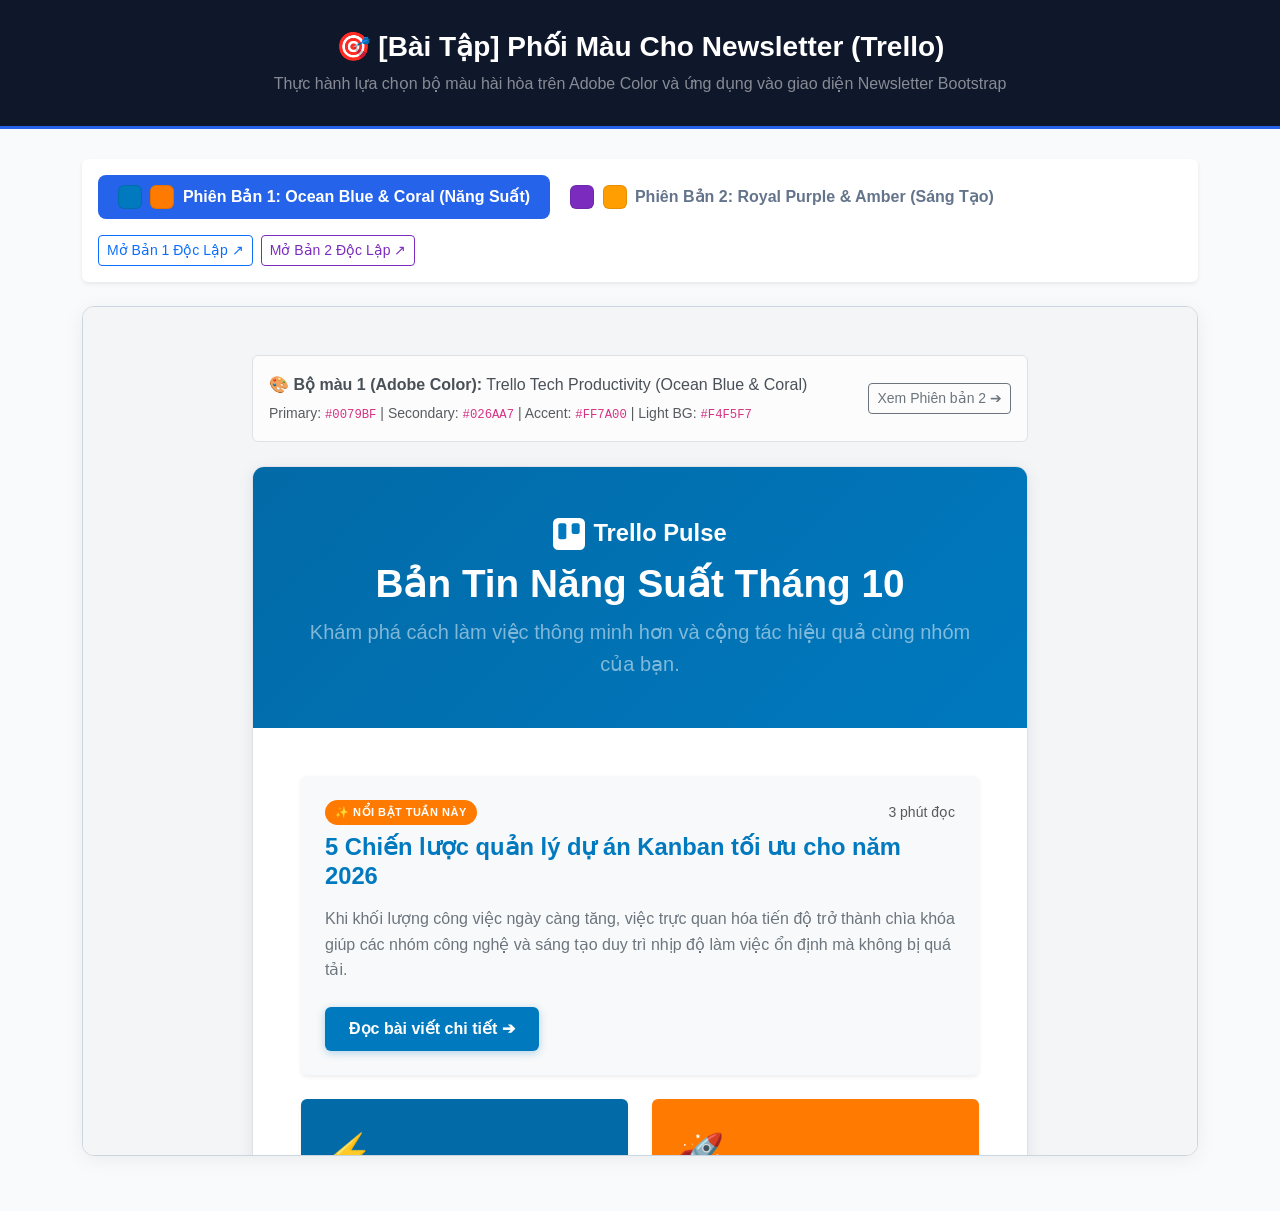
<file: index.html>
﻿<!DOCTYPE html>
<html lang="vi">
<head>
    <meta charset="UTF-8">
    <meta name="viewport" content="width=device-width, initial-scale=1.0">
    <title>Bài Tập Phối Màu Cho Newsletter (Trello Sample)</title>
    <link href="https://cdn.jsdelivr.net/npm/bootstrap@5.3.3/dist/css/bootstrap.min.css" rel="stylesheet">
    <style>
        body {
            background-color: #F8FAFC;
            font-family: -apple-system, BlinkMacSystemFont, "Segoe UI", Roboto, sans-serif;
            color: #1E293B;
        }
        .hub-header {
            background: #0F172A;
            color: #FFFFFF;
            padding: 30px 20px;
            margin-bottom: 30px;
            border-bottom: 3px solid #2563EB;
        }
        .nav-pills .nav-link {
            font-weight: 600;
            color: #64748B;
            border-radius: 8px;
            padding: 10px 20px;
        }
        .nav-pills .nav-link.active {
            background-color: #2563EB;
            color: #FFFFFF;
        }
        .preview-frame {
            width: 100%;
            height: 850px;
            border: 1px solid #CBD5E1;
            border-radius: 12px;
            background: #FFFFFF;
            box-shadow: 0 4px 20px rgba(0,0,0,0.06);
        }
        .palette-chip {
            width: 24px;
            height: 24px;
            border-radius: 6px;
            display: inline-block;
            vertical-align: middle;
            border: 1px solid rgba(0,0,0,0.1);
            margin-right: 4px;
        }
    </style>
</head>
<body>
    
    <header class="hub-header text-center">
        <div class="container">
            <h1 class="h3 fw-bold mb-2">🎯 [Bài Tập] Phối Màu Cho Newsletter (Trello)</h1>
            <p class="text-white-50 mb-0">Thực hành lựa chọn bộ màu hài hòa trên Adobe Color và ứng dụng vào giao diện Newsletter Bootstrap</p>
        </div>
    </header>

    <div class="container pb-5">
        
        <!-- Controls & Links -->
        <div class="card p-3 mb-4 border-0 shadow-sm">
            <div class="d-flex flex-wrap justify-content-between align-items-center gap-3">
                <ul class="nav nav-pills" id="paletteTabs">
                    <li class="nav-item">
                        <button class="nav-link active" onclick="loadFrame('newsletter_version1.html', this)">
                            <span class="palette-chip" style="background:#0079BF;"></span>
                            <span class="palette-chip" style="background:#FF7A00;"></span>
                            Phiên Bản 1: Ocean Blue & Coral (Năng Suất)
                        </button>
                    </li>
                    <li class="nav-item">
                        <button class="nav-link" onclick="loadFrame('newsletter_version2.html', this)">
                            <span class="palette-chip" style="background:#7B2CBF;"></span>
                            <span class="palette-chip" style="background:#FF9E00;"></span>
                            Phiên Bản 2: Royal Purple & Amber (Sáng Tạo)
                        </button>
                    </li>
                </ul>

                <div class="d-flex gap-2">
                    <a href="newsletter_version1.html" target="_blank" class="btn btn-outline-primary btn-sm">Mở Bản 1 Độc Lập ↗</a>
                    <a href="newsletter_version2.html" target="_blank" class="btn btn-outline-purple btn-sm" style="color:#7B2CBF;border-color:#7B2CBF;">Mở Bản 2 Độc Lập ↗</a>
                </div>
            </div>
        </div>

        <!-- Live View Frame -->
        <iframe id="viewFrame" class="preview-frame" src="newsletter_version1.html"></iframe>

    </div>

    <script>
        function loadFrame(url, btn) {
            document.getElementById('viewFrame').src = url;
            document.querySelectorAll('#paletteTabs .nav-link').forEach(el => el.classList.remove('active'));
            btn.classList.add('active');
        }
    </script>
</body>
</html>
</file>
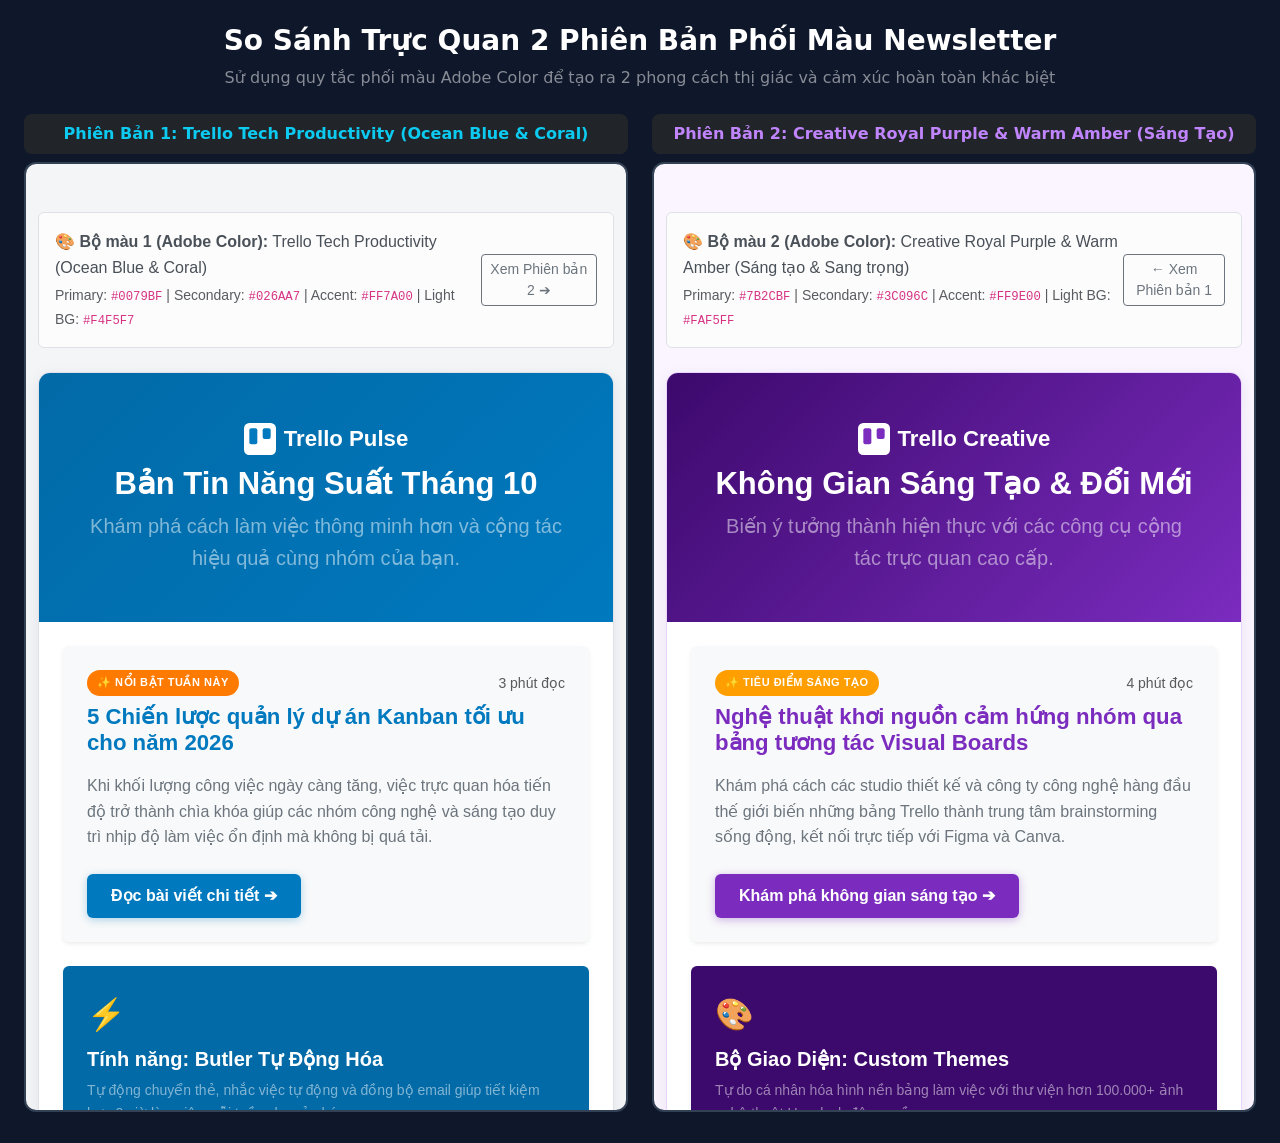
<file: comparison.html>
﻿<!DOCTYPE html>
<html lang="vi">
<head>
    <meta charset="UTF-8">
    <title>So Sánh 2 Bộ Màu Newsletter</title>
    <link href="https://cdn.jsdelivr.net/npm/bootstrap@5.3.3/dist/css/bootstrap.min.css" rel="stylesheet">
    <style>
        body { background: #0F172A; padding: 24px; color: #fff; }
        .comp-frame { width: 100%; height: 950px; border-radius: 12px; border: 2px solid #334155; }
    </style>
</head>
<body>
    <div class="text-center mb-4">
        <h1 class="h3 fw-bold">So Sánh Trực Quan 2 Phiên Bản Phối Màu Newsletter</h1>
        <p class="text-white-50">Sử dụng quy tắc phối màu Adobe Color để tạo ra 2 phong cách thị giác và cảm xúc hoàn toàn khác biệt</p>
    </div>
    <div class="row g-4">
        <div class="col-6">
            <div class="bg-dark p-2 rounded-3 text-center mb-2 fw-bold text-info">
                Phiên Bản 1: Trello Tech Productivity (Ocean Blue & Coral)
            </div>
            <iframe src="newsletter_version1.html" class="comp-frame"></iframe>
        </div>
        <div class="col-6">
            <div class="bg-dark p-2 rounded-3 text-center mb-2 fw-bold" style="color:#C084FC;">
                Phiên Bản 2: Creative Royal Purple & Warm Amber (Sáng Tạo)
            </div>
            <iframe src="newsletter_version2.html" class="comp-frame"></iframe>
        </div>
    </div>
</body>
</html>
</file>
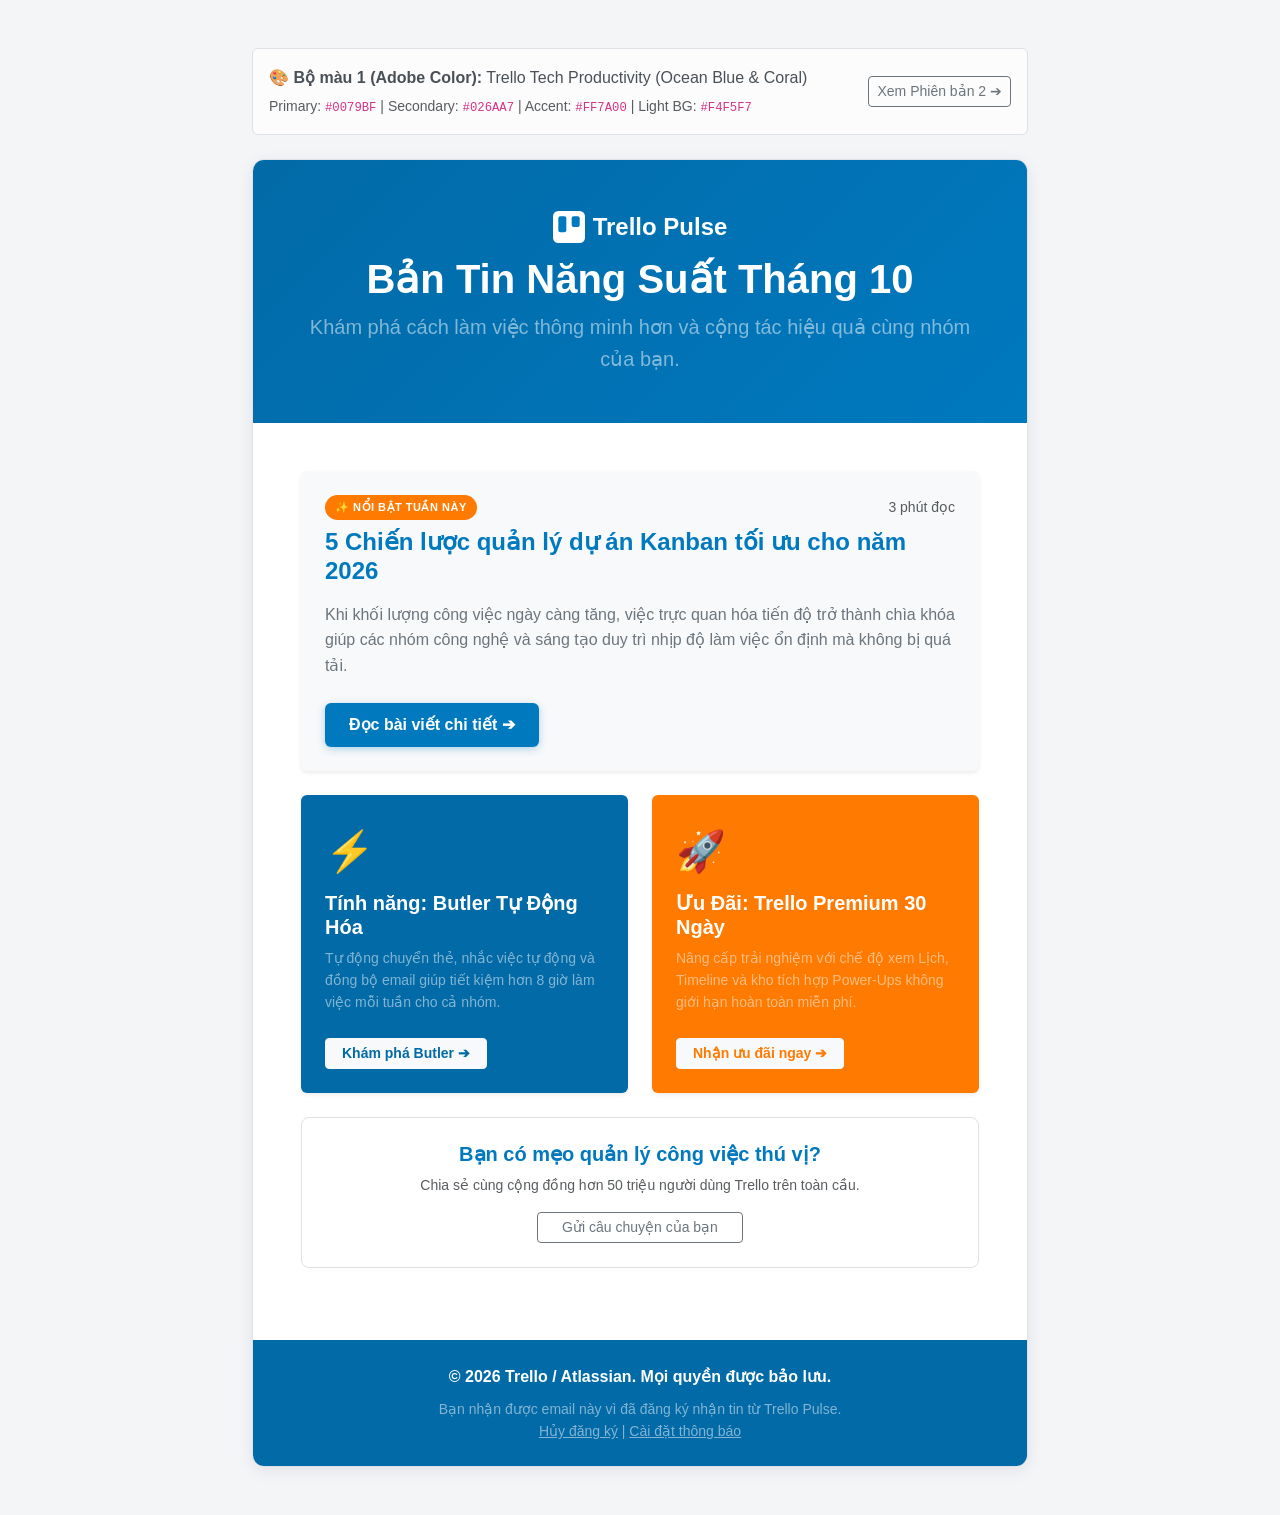
<file: newsletter_version1.html>
<!DOCTYPE html>
<html lang="vi">
<head>
    <meta charset="UTF-8">
    <meta name="viewport" content="width=device-width, initial-scale=1.0">
    <title>Trello Newsletter - Phiên bản 1 (Ocean Blue & Vibrant Coral)</title>
    <!-- Liên kết Bootstrap 5.3.3 CSS -->
    <link href="https://cdn.jsdelivr.net/npm/bootstrap@5.3.3/dist/css/bootstrap.min.css" rel="stylesheet">
    <!-- File CSS tùy chỉnh theo bộ màu 1 -->
    <link href="style1.css" rel="stylesheet">
</head>
<body>
    <div class="container py-5" style="max-width: 800px;">
        
        <!-- Palette Info Banner for Assignment Review -->
        <div class="alert alert-light border mb-4 d-flex justify-content-between align-items-center">
            <div>
                <strong>🎨 Bộ màu 1 (Adobe Color):</strong> Trello Tech Productivity (Ocean Blue & Coral)
                <div class="small text-muted mt-1">
                    Primary: <code>#0079BF</code> | Secondary: <code>#026AA7</code> | Accent: <code>#FF7A00</code> | Light BG: <code>#F4F5F7</code>
                </div>
            </div>
            <a href="newsletter_version2.html" class="btn btn-sm btn-outline-secondary">Xem Phiên bản 2 ➔</a>
        </div>

        <div class="newsletter-card">
            
            <!-- HEADER -->
            <header class="text-center p-5 primary-bg">
                <div class="d-inline-flex align-items-center gap-2 mb-2">
                    <svg width="32" height="32" viewBox="0 0 24 24" fill="#FFFFFF">
                        <rect width="24" height="24" rx="4"/>
                        <rect x="4" y="4" width="6" height="12" rx="1.5" fill="#0079BF"/>
                        <rect x="14" y="4" width="6" height="8" rx="1.5" fill="#0079BF"/>
                    </svg>
                    <span class="fs-4 fw-bold text-white tracking-wide">Trello Pulse</span>
                </div>
                <h1 class="display-6 fw-bold text-white mb-2">Bản Tin Năng Suất Tháng 10</h1>
                <p class="lead text-white-50 mb-0">Khám phá cách làm việc thông minh hơn và cộng tác hiệu quả cùng nhóm của bạn.</p>
            </header>

            <div class="p-4 p-md-5">
                
                <!-- WELCOME SECTION -->
                <section class="card border-0 bg-light mb-4 shadow-sm">
                    <div class="card-body p-4">
                        <div class="d-flex justify-content-between align-items-center mb-2">
                            <span class="badge-accent">✨ Nổi Bật Tuần Này</span>
                            <small class="text-muted">3 phút đọc</small>
                        </div>
                        <h2 class="card-title text-primary-color fw-bold h4 mb-3">5 Chiến lược quản lý dự án Kanban tối ưu cho năm 2026</h2>
                        <p class="card-text text-secondary mb-4">
                            Khi khối lượng công việc ngày càng tăng, việc trực quan hóa tiến độ trở thành chìa khóa giúp các nhóm công nghệ và sáng tạo duy trì nhịp độ làm việc ổn định mà không bị quá tải.
                        </p>
                        <a href="javascript:void(0)" class="btn btn-primary-custom">Đọc bài viết chi tiết ➔</a>
                    </div>
                </section>

                <!-- 2-COLUMN FEATURES -->
                <section class="row g-4 mb-4">
                    <div class="col-md-6">
                        <div class="card h-100 secondary-bg text-white border-0 shadow-sm">
                            <div class="card-body p-4 d-flex flex-column justify-content-between">
                                <div>
                                    <div class="fs-1 mb-2">⚡</div>
                                    <h3 class="card-title h5 fw-bold mb-2">Tính năng: Butler Tự Động Hóa</h3>
                                    <p class="card-text text-white-50 small mb-4">
                                        Tự động chuyển thẻ, nhắc việc tự động và đồng bộ email giúp tiết kiệm hơn 8 giờ làm việc mỗi tuần cho cả nhóm.
                                    </p>
                                </div>
                                <div>
                                    <a href="javascript:void(0)" class="btn btn-sm btn-light fw-bold text-secondary-color px-3">Khám phá Butler ➔</a>
                                </div>
                            </div>
                        </div>
                    </div>
                    
                    <div class="col-md-6">
                        <div class="card h-100 accent-bg text-white border-0 shadow-sm">
                            <div class="card-body p-4 d-flex flex-column justify-content-between">
                                <div>
                                    <div class="fs-1 mb-2">🚀</div>
                                    <h3 class="card-title h5 fw-bold mb-2">Ưu Đãi: Trello Premium 30 Ngày</h3>
                                    <p class="card-text text-white-50 small mb-4">
                                        Nâng cấp trải nghiệm với chế độ xem Lịch, Timeline và kho tích hợp Power-Ups không giới hạn hoàn toàn miễn phí.
                                    </p>
                                </div>
                                <div>
                                    <a href="javascript:void(0)" class="btn btn-sm btn-light fw-bold text-accent-color px-3">Nhận ưu đãi ngay ➔</a>
                                </div>
                            </div>
                        </div>
                    </div>
                </section>

                <!-- CALLOUT BOX -->
                <div class="p-4 rounded-3 border text-center bg-white mb-4">
                    <h4 class="h5 fw-bold text-primary-color mb-2">Bạn có mẹo quản lý công việc thú vị?</h4>
                    <p class="text-muted small mb-3">Chia sẻ cùng cộng đồng hơn 50 triệu người dùng Trello trên toàn cầu.</p>
                    <a href="javascript:void(0)" class="btn btn-outline-secondary btn-sm px-4">Gửi câu chuyện của bạn</a>
                </div>

            </div>

            <!-- FOOTER -->
            <footer class="text-center p-4 secondary-bg text-white">
                <p class="mb-2 fw-semibold">© 2026 Trello / Atlassian. Mọi quyền được bảo lưu.</p>
                <p class="small text-white-50 mb-0">
                    Bạn nhận được email này vì đã đăng ký nhận tin từ Trello Pulse. <br>
                    <a href="javascript:void(0)" class="text-white-50 text-decoration-underline">Hủy đăng ký</a> | <a href="javascript:void(0)" class="text-white-50 text-decoration-underline">Cài đặt thông báo</a>
                </p>
            </footer>

        </div>
    </div>
</body>
</html>
</file>
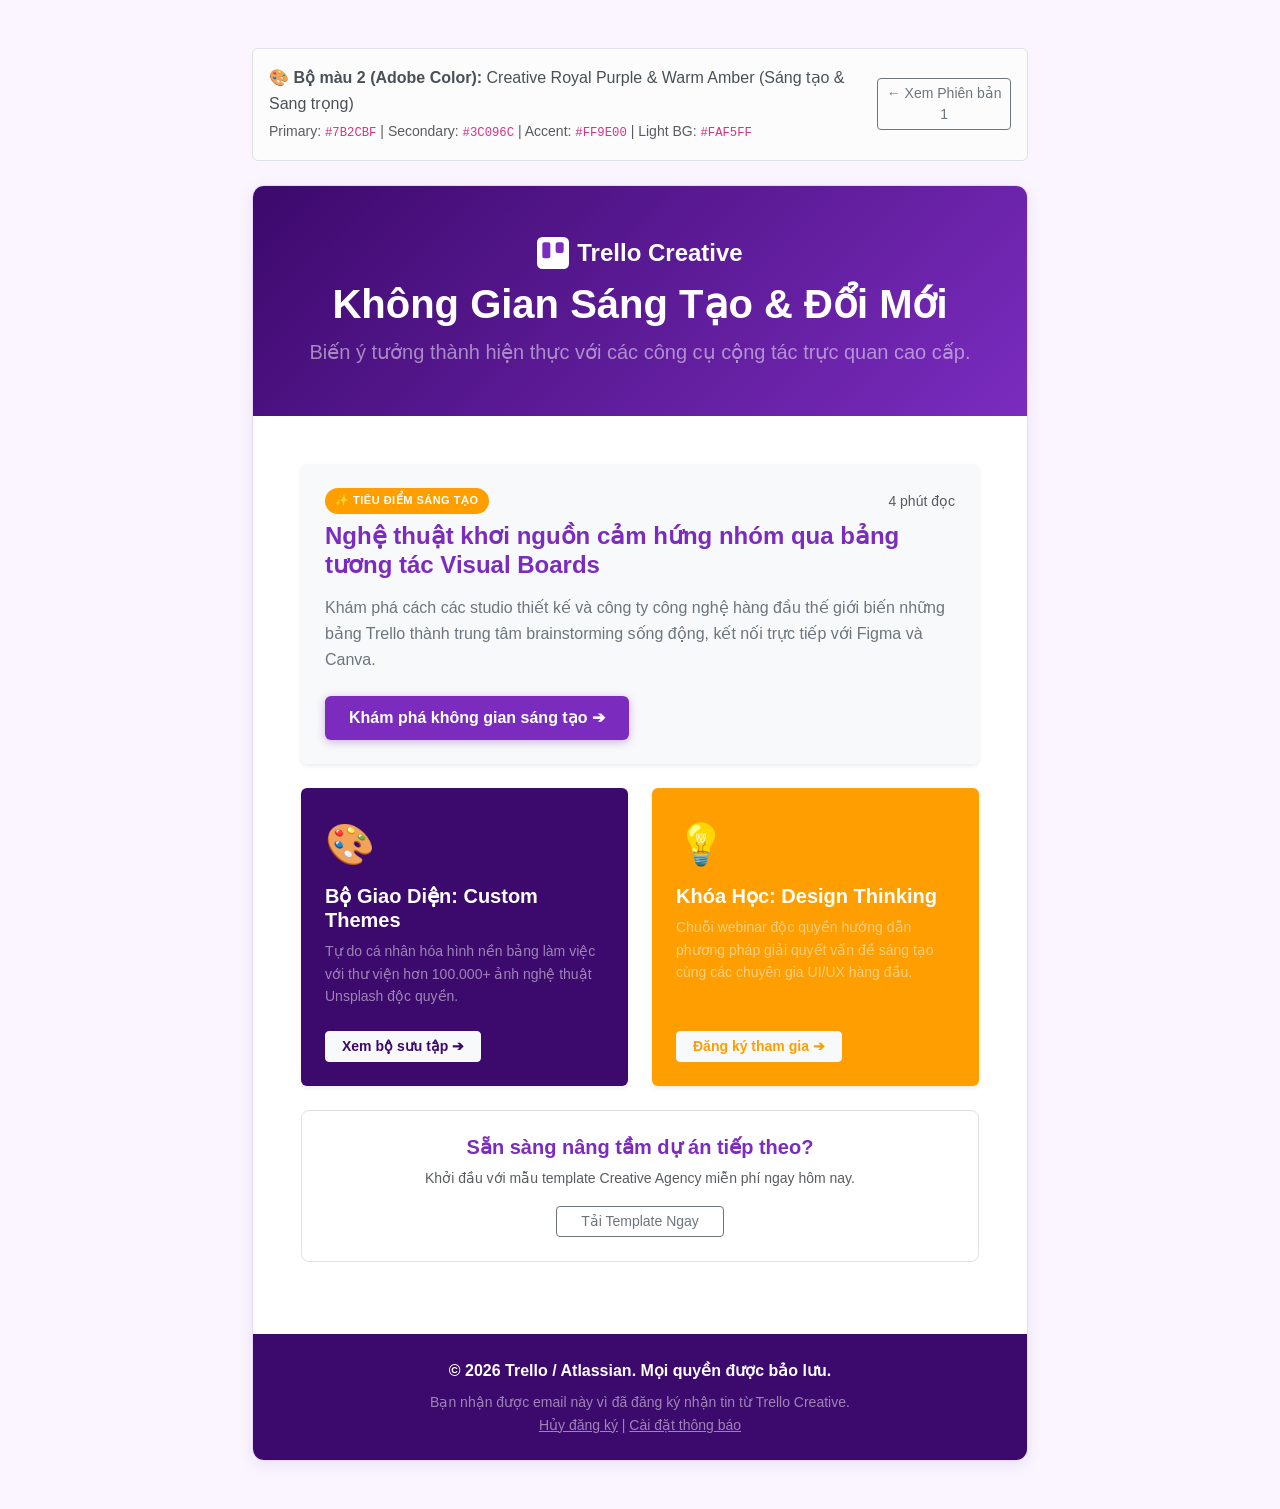
<file: newsletter_version2.html>
<!DOCTYPE html>
<html lang="vi">
<head>
    <meta charset="UTF-8">
    <meta name="viewport" content="width=device-width, initial-scale=1.0">
    <title>Trello Newsletter - Phiên bản 2 (Creative Royal Purple & Warm Amber)</title>
    <!-- Liên kết Bootstrap 5.3.3 CSS -->
    <link href="https://cdn.jsdelivr.net/npm/bootstrap@5.3.3/dist/css/bootstrap.min.css" rel="stylesheet">
    <!-- File CSS tùy chỉnh theo bộ màu 2 -->
    <link href="style2.css" rel="stylesheet">
</head>
<body>
    <div class="container py-5" style="max-width: 800px;">
        
        <!-- Palette Info Banner for Assignment Review -->
        <div class="alert alert-light border mb-4 d-flex justify-content-between align-items-center">
            <div>
                <strong>🎨 Bộ màu 2 (Adobe Color):</strong> Creative Royal Purple & Warm Amber (Sáng tạo & Sang trọng)
                <div class="small text-muted mt-1">
                    Primary: <code>#7B2CBF</code> | Secondary: <code>#3C096C</code> | Accent: <code>#FF9E00</code> | Light BG: <code>#FAF5FF</code>
                </div>
            </div>
            <a href="newsletter_version1.html" class="btn btn-sm btn-outline-secondary">← Xem Phiên bản 1</a>
        </div>

        <div class="newsletter-card">
            
            <!-- HEADER -->
            <header class="text-center p-5 primary-bg">
                <div class="d-inline-flex align-items-center gap-2 mb-2">
                    <svg width="32" height="32" viewBox="0 0 24 24" fill="#FFFFFF">
                        <rect width="24" height="24" rx="4"/>
                        <rect x="4" y="4" width="6" height="12" rx="1.5" fill="#7B2CBF"/>
                        <rect x="14" y="4" width="6" height="8" rx="1.5" fill="#7B2CBF"/>
                    </svg>
                    <span class="fs-4 fw-bold text-white tracking-wide">Trello Creative</span>
                </div>
                <h1 class="display-6 fw-bold text-white mb-2">Không Gian Sáng Tạo & Đổi Mới</h1>
                <p class="lead text-white-50 mb-0">Biến ý tưởng thành hiện thực với các công cụ cộng tác trực quan cao cấp.</p>
            </header>

            <div class="p-4 p-md-5">
                
                <!-- WELCOME SECTION -->
                <section class="card border-0 bg-light mb-4 shadow-sm">
                    <div class="card-body p-4">
                        <div class="d-flex justify-content-between align-items-center mb-2">
                            <span class="badge-accent">✨ Tiêu Điểm Sáng Tạo</span>
                            <small class="text-muted">4 phút đọc</small>
                        </div>
                        <h2 class="card-title text-primary-color fw-bold h4 mb-3">Nghệ thuật khơi nguồn cảm hứng nhóm qua bảng tương tác Visual Boards</h2>
                        <p class="card-text text-secondary mb-4">
                            Khám phá cách các studio thiết kế và công ty công nghệ hàng đầu thế giới biến những bảng Trello thành trung tâm brainstorming sống động, kết nối trực tiếp với Figma và Canva.
                        </p>
                        <a href="javascript:void(0)" class="btn btn-primary-custom">Khám phá không gian sáng tạo ➔</a>
                    </div>
                </section>

                <!-- 2-COLUMN FEATURES -->
                <section class="row g-4 mb-4">
                    <div class="col-md-6">
                        <div class="card h-100 secondary-bg text-white border-0 shadow-sm">
                            <div class="card-body p-4 d-flex flex-column justify-content-between">
                                <div>
                                    <div class="fs-1 mb-2">🎨</div>
                                    <h3 class="card-title h5 fw-bold mb-2">Bộ Giao Diện: Custom Themes</h3>
                                    <p class="card-text text-white-50 small mb-4">
                                        Tự do cá nhân hóa hình nền bảng làm việc với thư viện hơn 100.000+ ảnh nghệ thuật Unsplash độc quyền.
                                    </p>
                                </div>
                                <div>
                                    <a href="javascript:void(0)" class="btn btn-sm btn-light fw-bold text-secondary-color px-3">Xem bộ sưu tập ➔</a>
                                </div>
                            </div>
                        </div>
                    </div>
                    
                    <div class="col-md-6">
                        <div class="card h-100 accent-bg text-white border-0 shadow-sm">
                            <div class="card-body p-4 d-flex flex-column justify-content-between">
                                <div>
                                    <div class="fs-1 mb-2">💡</div>
                                    <h3 class="card-title h5 fw-bold mb-2">Khóa Học: Design Thinking</h3>
                                    <p class="card-text text-white-50 small mb-4">
                                        Chuỗi webinar độc quyền hướng dẫn phương pháp giải quyết vấn đề sáng tạo cùng các chuyên gia UI/UX hàng đầu.
                                    </p>
                                </div>
                                <div>
                                    <a href="javascript:void(0)" class="btn btn-sm btn-light fw-bold text-accent-color px-3">Đăng ký tham gia ➔</a>
                                </div>
                            </div>
                        </div>
                    </div>
                </section>

                <!-- CALLOUT BOX -->
                <div class="p-4 rounded-3 border text-center bg-white mb-4">
                    <h4 class="h5 fw-bold text-primary-color mb-2">Sẵn sàng nâng tầm dự án tiếp theo?</h4>
                    <p class="text-muted small mb-3">Khởi đầu với mẫu template Creative Agency miễn phí ngay hôm nay.</p>
                    <a href="javascript:void(0)" class="btn btn-outline-secondary btn-sm px-4">Tải Template Ngay</a>
                </div>

            </div>

            <!-- FOOTER -->
            <footer class="text-center p-4 secondary-bg text-white">
                <p class="mb-2 fw-semibold">© 2026 Trello / Atlassian. Mọi quyền được bảo lưu.</p>
                <p class="small text-white-50 mb-0">
                    Bạn nhận được email này vì đã đăng ký nhận tin từ Trello Creative. <br>
                    <a href="javascript:void(0)" class="text-white-50 text-decoration-underline">Hủy đăng ký</a> | <a href="javascript:void(0)" class="text-white-50 text-decoration-underline">Cài đặt thông báo</a>
                </p>
            </footer>

        </div>
    </div>
</body>
</html>
</file>
<file: style1.css>
﻿:root {
    --primary-color: #0079BF;
    --darker-primary-color: #005A8E;
    --secondary-color: #026AA7;
    --accent-color: #FF7A00;
    --light-bg-color: #F4F5F7;
    --card-bg-color: #FFFFFF;
    --text-color: #172B4D;
    --text-muted: #5E6C84;
    --border-color: #DFE1E6;
}

body {
    background-color: var(--light-bg-color);
    color: var(--text-color);
    font-family: -apple-system, BlinkMacSystemFont, "Segoe UI", Roboto, "Helvetica Neue", Arial, sans-serif;
    line-height: 1.6;
}

.newsletter-card {
    background-color: var(--card-bg-color);
    border-radius: 12px;
    box-shadow: 0 4px 16px rgba(9, 30, 66, 0.08);
    border: 1px solid var(--border-color);
    overflow: hidden;
}

.primary-bg {
    background: linear-gradient(135deg, var(--secondary-color) 0%, var(--primary-color) 100%);
    color: #FFFFFF !important;
}

.secondary-bg {
    background-color: var(--secondary-color);
    color: #FFFFFF !important;
}

.accent-bg {
    background-color: var(--accent-color);
    color: #FFFFFF !important;
}

.text-primary-color {
    color: var(--primary-color) !important;
}

.text-secondary-color {
    color: var(--secondary-color) !important;
}

.text-accent-color {
    color: var(--accent-color) !important;
}

.badge-accent {
    background-color: var(--accent-color);
    color: #FFFFFF;
    font-size: 11px;
    font-weight: 700;
    padding: 4px 10px;
    border-radius: 20px;
    text-transform: uppercase;
    letter-spacing: 0.5px;
}

.btn-primary-custom {
    background-color: var(--primary-color);
    color: #FFFFFF !important;
    border: none;
    font-weight: 600;
    padding: 10px 24px;
    border-radius: 6px;
    transition: all 0.2s ease;
    box-shadow: 0 2px 8px rgba(0, 121, 191, 0.3);
}

.btn-primary-custom:hover {
    background-color: var(--darker-primary-color);
    box-shadow: 0 4px 12px rgba(0, 121, 191, 0.4);
    transform: translateY(-1px);
}

.btn-accent-custom {
    background-color: var(--accent-color);
    color: #FFFFFF !important;
    border: none;
    font-weight: 600;
    padding: 10px 24px;
    border-radius: 6px;
    transition: all 0.2s ease;
    box-shadow: 0 2px 8px rgba(255, 122, 0, 0.35);
}

.btn-accent-custom:hover {
    background-color: #E66E00;
    transform: translateY(-1px);
}
</file>
<file: style2.css>
﻿:root {
    --primary-color: #7B2CBF;
    --darker-primary-color: #5A189A;
    --secondary-color: #3C096C;
    --accent-color: #FF9E00;
    --light-bg-color: #FAF5FF;
    --card-bg-color: #FFFFFF;
    --text-color: #10002B;
    --text-muted: #6B7280;
    --border-color: #E9D5FF;
}

body {
    background-color: var(--light-bg-color);
    color: var(--text-color);
    font-family: -apple-system, BlinkMacSystemFont, "Segoe UI", Roboto, "Helvetica Neue", Arial, sans-serif;
    line-height: 1.6;
}

.newsletter-card {
    background-color: var(--card-bg-color);
    border-radius: 12px;
    box-shadow: 0 4px 16px rgba(60, 9, 108, 0.08);
    border: 1px solid var(--border-color);
    overflow: hidden;
}

.primary-bg {
    background: linear-gradient(135deg, var(--secondary-color) 0%, var(--primary-color) 100%);
    color: #FFFFFF !important;
}

.secondary-bg {
    background-color: var(--secondary-color);
    color: #FFFFFF !important;
}

.accent-bg {
    background-color: var(--accent-color);
    color: #FFFFFF !important;
}

.text-primary-color {
    color: var(--primary-color) !important;
}

.text-secondary-color {
    color: var(--secondary-color) !important;
}

.text-accent-color {
    color: var(--accent-color) !important;
}

.badge-accent {
    background-color: var(--accent-color);
    color: #FFFFFF;
    font-size: 11px;
    font-weight: 700;
    padding: 4px 10px;
    border-radius: 20px;
    text-transform: uppercase;
    letter-spacing: 0.5px;
}

.btn-primary-custom {
    background-color: var(--primary-color);
    color: #FFFFFF !important;
    border: none;
    font-weight: 600;
    padding: 10px 24px;
    border-radius: 6px;
    transition: all 0.2s ease;
    box-shadow: 0 2px 8px rgba(123, 44, 191, 0.35);
}

.btn-primary-custom:hover {
    background-color: var(--darker-primary-color);
    box-shadow: 0 4px 12px rgba(123, 44, 191, 0.45);
    transform: translateY(-1px);
}

.btn-accent-custom {
    background-color: var(--accent-color);
    color: #FFFFFF !important;
    border: none;
    font-weight: 600;
    padding: 10px 24px;
    border-radius: 6px;
    transition: all 0.2s ease;
    box-shadow: 0 2px 8px rgba(255, 158, 0, 0.35);
}

.btn-accent-custom:hover {
    background-color: #E68E00;
    transform: translateY(-1px);
}
</file>
